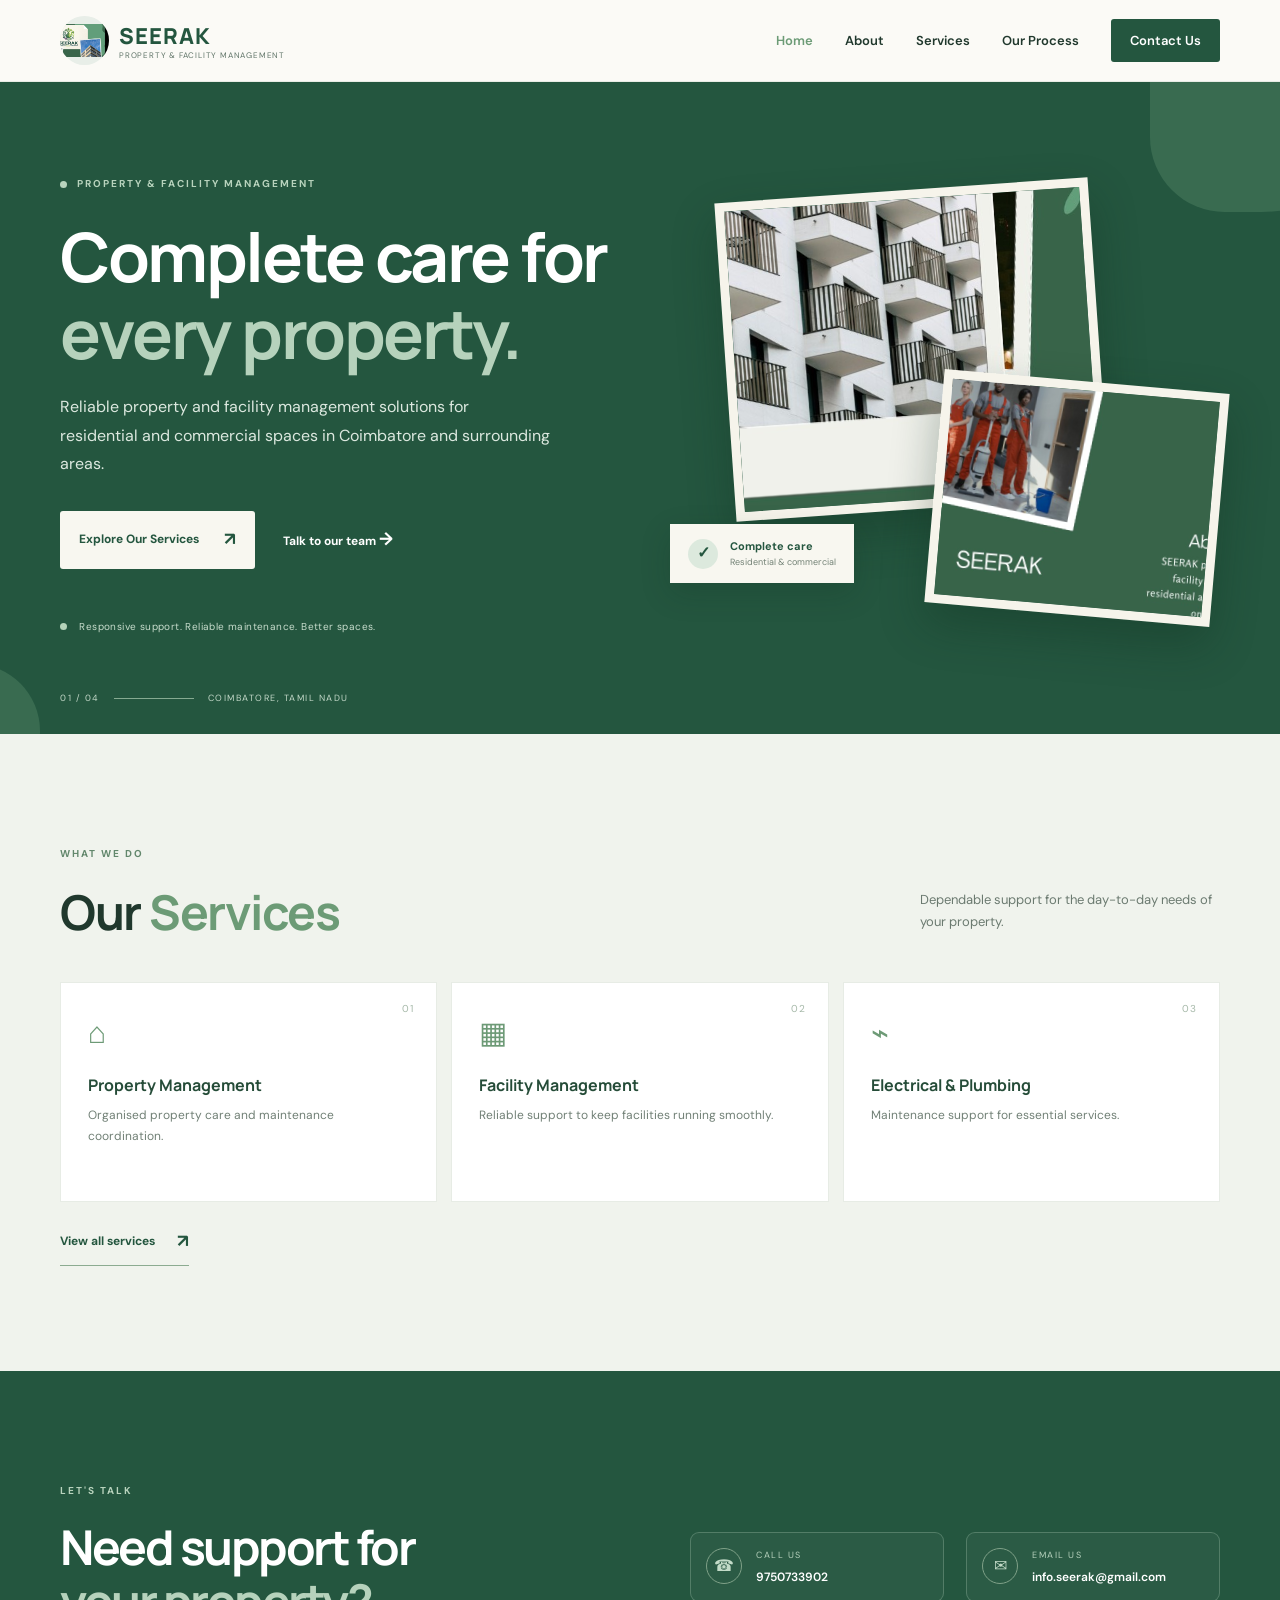
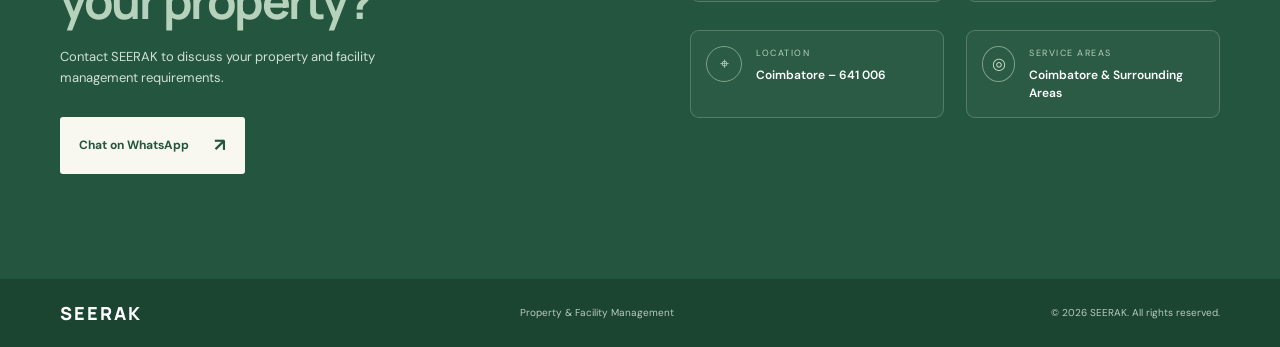
<file: index.html>
<!DOCTYPE html>
<html lang="en">
<head>
  <meta charset="UTF-8">
  <meta name="viewport" content="width=device-width, initial-scale=1.0">
  <meta name="description" content="Home | SEERAK Property & Facility Management, Coimbatore.">
  <meta name="theme-color" content="#24563f">
  <title>Home | SEERAK</title>
  <link rel="preconnect" href="https://fonts.googleapis.com">
  <link rel="preconnect" href="https://fonts.gstatic.com" crossorigin>
  <link href="https://fonts.googleapis.com/css2?family=DM+Sans:wght@400;500;600;700&family=Manrope:wght@400;500;600;700;800&display=swap" rel="stylesheet">
  <link rel="stylesheet" href="style.css">
</head>
<body>
<header class="site-header">
  <div class="container nav-wrap">
    <a class="brand" href="index.html" aria-label="SEERAK home">
      <img src="image 4.jpg" alt="SEERAK logo" class="brand-logo">
      <span><strong>SEERAK</strong><small>PROPERTY &amp; FACILITY MANAGEMENT</small></span>
    </a>
    <button class="menu-toggle" aria-label="Toggle navigation" aria-expanded="false">☰</button>
    <nav class="nav-links">
      <a href="index.html" data-page="home" class="active">Home</a>
      <a href="about.html" data-page="about">About</a>
      <a href="services.html" data-page="services">Services</a>
      <a href="process.html" data-page="process">Our Process</a>
      <a href="#contact" class="nav-cta">Contact Us</a>
    </nav>
  </div>
</header>
<main>
<section class="hero" id="home">
      <div class="hero-shape shape-one"></div><div class="hero-shape shape-two"></div>
      <div class="container hero-grid">
        <div class="hero-copy">
          <span class="eyebrow"><i></i> PROPERTY &amp; FACILITY MANAGEMENT</span>
          <h1>Complete care for<br><em>every property.</em></h1>
          <p>Reliable property and facility management solutions for residential and commercial spaces in Coimbatore and surrounding areas.</p>
          <div class="hero-actions">
            <a class="btn btn-light" href="services.html">Explore Our Services <span>↗</span></a>
            <a class="text-link" href="https://wa.me/919750733902" target="_blank" rel="noopener">Talk to our team <span>→</span></a>
          </div>
          <div class="hero-note"><span class="note-dot"></span> Responsive support. Reliable maintenance. Better spaces.</div>
        </div>
        <div class="hero-visual">
          <div class="photo-card photo-main"><img src="image 1.jpg" alt="Modern residential apartment building"></div>
          <div class="photo-card photo-small"><img src="image 2.jpg" alt="Professional housekeeping team"></div>
          <div class="floating-tag"><span class="tag-icon">✓</span><span><b>Complete care</b><small>Residential &amp; commercial</small></span></div>
        </div>
      </div>
      <div class="hero-bottom container"><span>01 / 04</span><span class="hero-line"></span><span>COIMBATORE, TAMIL NADU</span></div>
    </section>
<section class="home-preview section-pad">
  <div class="container">
    <div class="section-heading">
      <div><span class="eyebrow eyebrow-green">WHAT WE DO</span><h2>Our <em>Services</em></h2></div>
      <p>Dependable support for the day-to-day needs of your property.</p>
    </div>
    <div class="service-grid compact-grid">
      <article class="service-card"><div class="service-number">01</div><div class="service-icon">⌂</div><h3>Property Management</h3><p>Organised property care and maintenance coordination.</p></article>
      <article class="service-card"><div class="service-number">02</div><div class="service-icon">▦</div><h3>Facility Management</h3><p>Reliable support to keep facilities running smoothly.</p></article>
      <article class="service-card"><div class="service-number">03</div><div class="service-icon">⌁</div><h3>Electrical &amp; Plumbing</h3><p>Maintenance support for essential services.</p></article>
    </div>
    <a class="under-link" href="services.html">View all services <span>↗</span></a>
  </div>
</section>

<section class="contact section-pad" id="contact">
      <div class="container contact-grid">
        <div><span class="eyebrow">LET'S TALK</span><h2>Need support for<br><em>your property?</em></h2><p>Contact SEERAK to discuss your property and facility management requirements.</p>
          <a class="btn btn-light" href="https://wa.me/919750733902" target="_blank" rel="noopener">Chat on WhatsApp <span>↗</span></a>
        </div>
        <div class="contact-details">
          <div><span class="contact-symbol">☎</span><p><small>CALL US</small><a href="tel:+919750733902">9750733902</a></p></div>
          <div><span class="contact-symbol">✉</span><p><small>EMAIL US</small><a href="mailto:info.seerak@gmail.com">info.seerak@gmail.com</a></p></div>
          <div><span class="contact-symbol">⌖</span><p><small>LOCATION</small><b>Coimbatore – 641 006</b></p></div>
          <div><span class="contact-symbol">◎</span><p><small>SERVICE AREAS</small><b>Coimbatore &amp; Surrounding Areas</b></p></div>
        </div>
      </div>
    </section>
</main>
<footer><div class="container footer-wrap"><a class="footer-brand" href="#home">SEERAK</a><span>Property &amp; Facility Management</span><span>© <span id="year"></span> SEERAK. All rights reserved.</span></div></footer>
<script>
  const toggle = document.querySelector('.menu-toggle');
  const nav = document.querySelector('.nav-links');
  toggle.addEventListener('click', () => {
    const open = nav.classList.toggle('open');
    toggle.setAttribute('aria-expanded', String(open));
  });
  document.querySelectorAll('.nav-links a').forEach(link => link.addEventListener('click', () => {
    nav.classList.remove('open'); toggle.setAttribute('aria-expanded', 'false');
  }));
  document.getElementById('year').textContent = new Date().getFullYear();
</script>
</body>
</html>
</file>
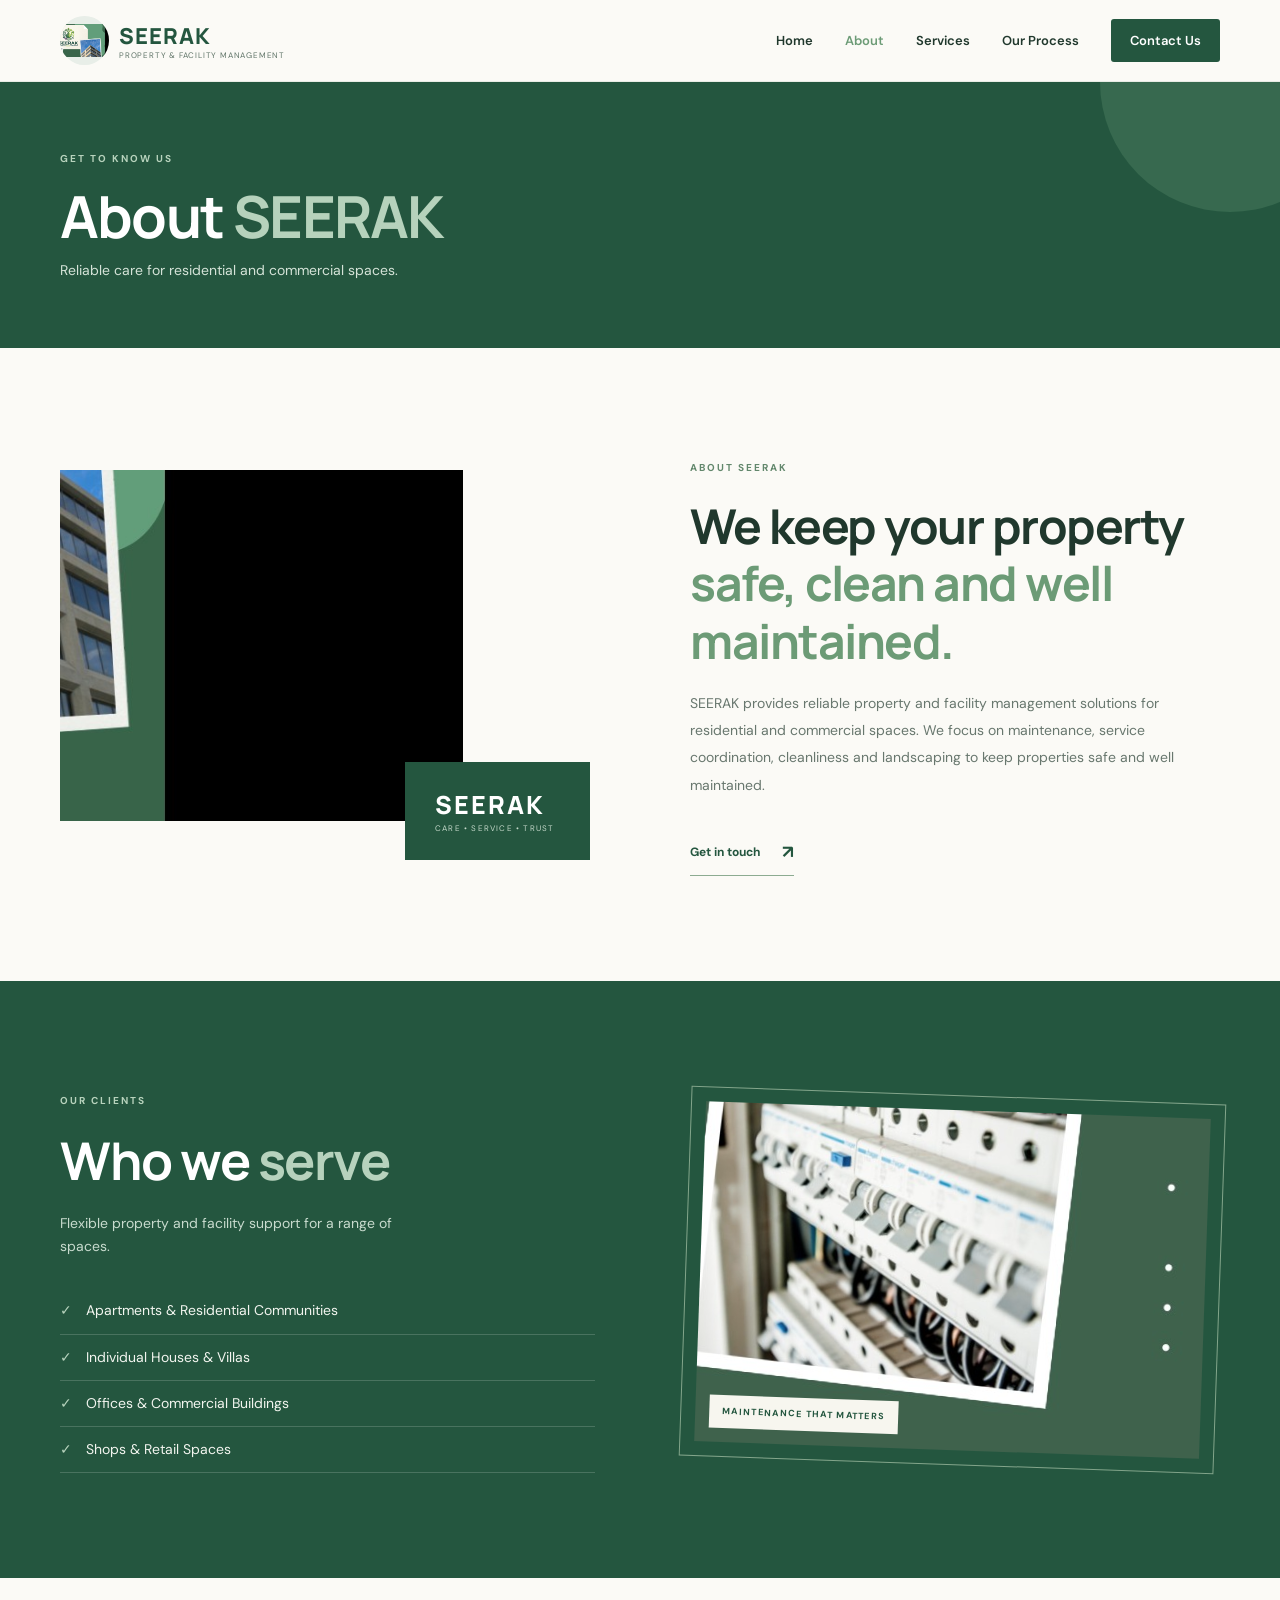
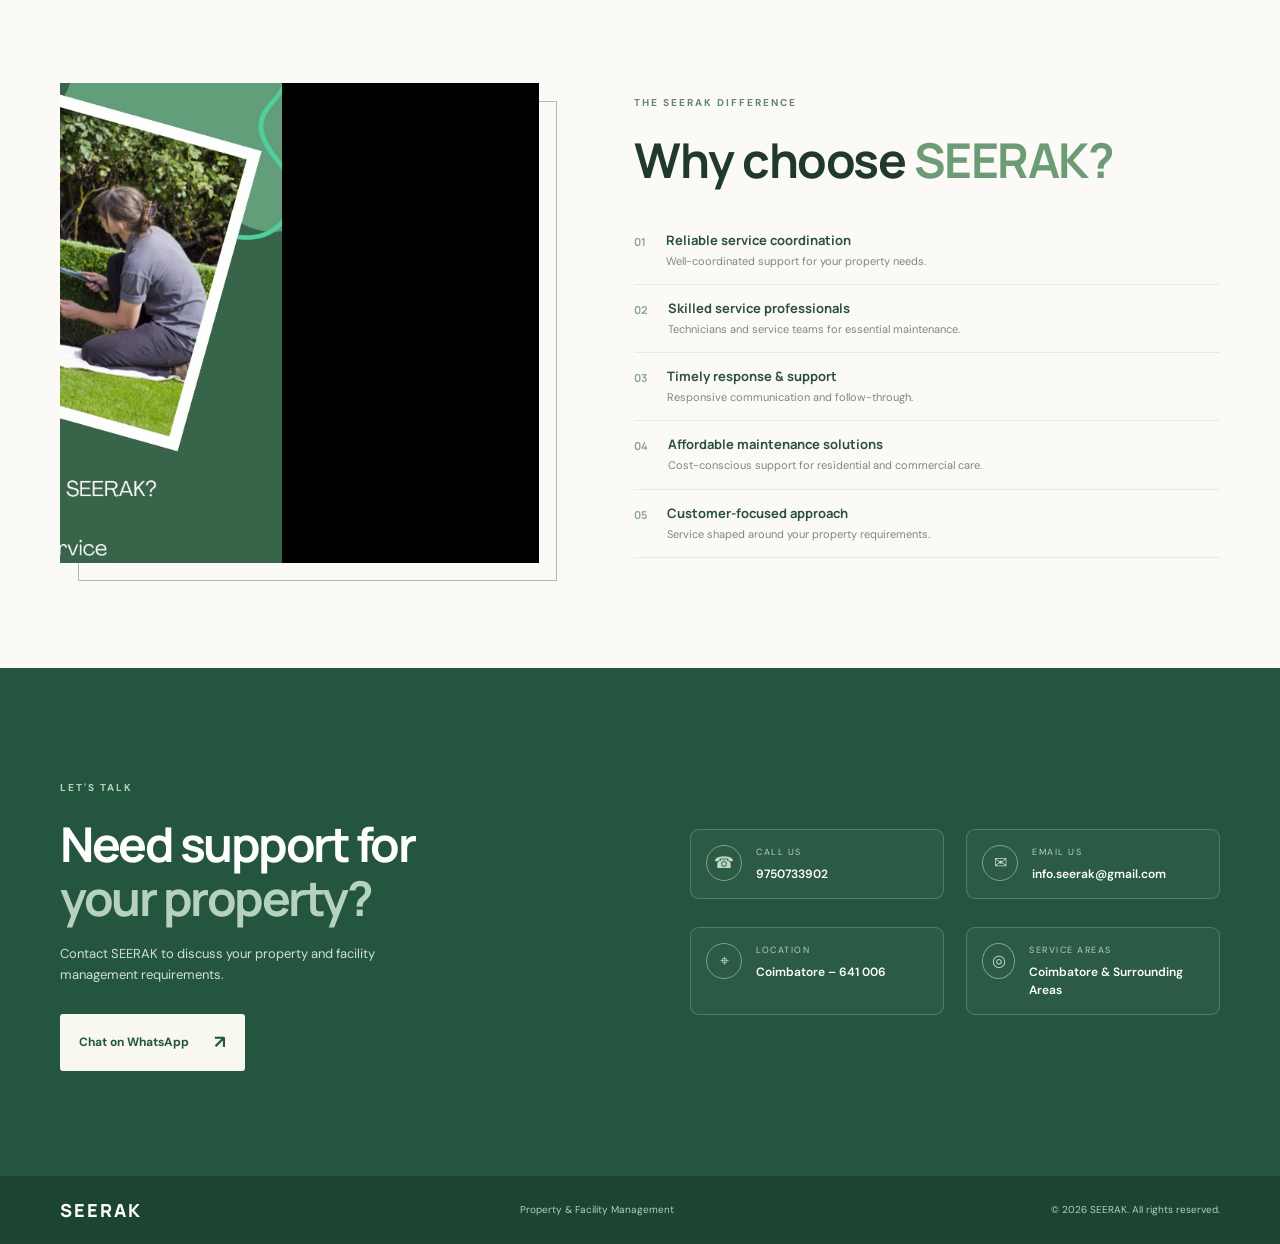
<file: about.html>
<!DOCTYPE html>
<html lang="en">
<head>
  <meta charset="UTF-8">
  <meta name="viewport" content="width=device-width, initial-scale=1.0">
  <meta name="description" content="About SEERAK | SEERAK Property & Facility Management, Coimbatore.">
  <meta name="theme-color" content="#24563f">
  <title>About SEERAK | SEERAK</title>
  <link rel="preconnect" href="https://fonts.googleapis.com">
  <link rel="preconnect" href="https://fonts.gstatic.com" crossorigin>
  <link href="https://fonts.googleapis.com/css2?family=DM+Sans:wght@400;500;600;700&family=Manrope:wght@400;500;600;700;800&display=swap" rel="stylesheet">
  <link rel="stylesheet" href="style.css">
</head>
<body>
<header class="site-header">
  <div class="container nav-wrap">
    <a class="brand" href="index.html" aria-label="SEERAK home">
      <img src="image 4.jpg" alt="SEERAK logo" class="brand-logo">
      <span><strong>SEERAK</strong><small>PROPERTY &amp; FACILITY MANAGEMENT</small></span>
    </a>
    <button class="menu-toggle" aria-label="Toggle navigation" aria-expanded="false">☰</button>
    <nav class="nav-links">
      <a href="index.html" data-page="home">Home</a>
      <a href="about.html" data-page="about" class="active">About</a>
      <a href="services.html" data-page="services">Services</a>
      <a href="process.html" data-page="process">Our Process</a>
      <a href="#contact" class="nav-cta">Contact Us</a>
    </nav>
  </div>
</header>
<main>
<section class="page-banner">
  <div class="container"><span class="eyebrow">GET TO KNOW US</span><h1>About <em>SEERAK</em></h1><p>Reliable care for residential and commercial spaces.</p></div>
</section>
<section class="intro section-pad" id="about">
      <div class="container intro-grid">
        <div class="intro-images">
          <div class="intro-photo"><img src="image 3.jpg" alt="Commercial building"></div>
          <div class="intro-stamp"><span>SEERAK</span><small>CARE • SERVICE • TRUST</small></div>
        </div>
        <div class="intro-copy">
          <span class="eyebrow eyebrow-green">ABOUT SEERAK</span>
          <h2>We keep your property <em>safe, clean and well maintained.</em></h2>
          <p>SEERAK provides reliable property and facility management solutions for residential and commercial spaces. We focus on maintenance, service coordination, cleanliness and landscaping to keep properties safe and well maintained.</p>
          <a class="under-link" href="#contact">Get in touch <span>↗</span></a>
        </div>
      </div>
    </section><section class="serve section-pad">
      <div class="container serve-grid">
        <div class="serve-copy">
          <span class="eyebrow">OUR CLIENTS</span><h2>Who we <em>serve</em></h2>
          <p>Flexible property and facility support for a range of spaces.</p>
          <ul class="check-list">
            <li>Apartments &amp; Residential Communities</li>
            <li>Individual Houses &amp; Villas</li>
            <li>Offices &amp; Commercial Buildings</li>
            <li>Shops &amp; Retail Spaces</li>
          </ul>
        </div>
        <div class="serve-image"><img src="image 5.jpg" alt="Electrical maintenance equipment"><span class="image-caption">MAINTENANCE THAT MATTERS</span></div>
      </div>
    </section><section class="why section-pad">
      <div class="container why-grid">
        <div class="why-photo"><img src="image 6.jpg" alt="Garden maintenance professional"></div>
        <div class="why-copy">
          <span class="eyebrow eyebrow-green">THE SEERAK DIFFERENCE</span><h2>Why choose <em>SEERAK?</em></h2>
          <div class="benefit-list">
            <div><span>01</span><p><b>Reliable service coordination</b><small>Well-coordinated support for your property needs.</small></p></div>
            <div><span>02</span><p><b>Skilled service professionals</b><small>Technicians and service teams for essential maintenance.</small></p></div>
            <div><span>03</span><p><b>Timely response &amp; support</b><small>Responsive communication and follow-through.</small></p></div>
            <div><span>04</span><p><b>Affordable maintenance solutions</b><small>Cost-conscious support for residential and commercial care.</small></p></div>
            <div><span>05</span><p><b>Customer-focused approach</b><small>Service shaped around your property requirements.</small></p></div>
          </div>
        </div>
      </div>
    </section>
<section class="contact section-pad" id="contact">
      <div class="container contact-grid">
        <div><span class="eyebrow">LET'S TALK</span><h2>Need support for<br><em>your property?</em></h2><p>Contact SEERAK to discuss your property and facility management requirements.</p>
          <a class="btn btn-light" href="https://wa.me/919750733902" target="_blank" rel="noopener">Chat on WhatsApp <span>↗</span></a>
        </div>
        <div class="contact-details">
          <div><span class="contact-symbol">☎</span><p><small>CALL US</small><a href="tel:+919750733902">9750733902</a></p></div>
          <div><span class="contact-symbol">✉</span><p><small>EMAIL US</small><a href="mailto:info.seerak@gmail.com">info.seerak@gmail.com</a></p></div>
          <div><span class="contact-symbol">⌖</span><p><small>LOCATION</small><b>Coimbatore – 641 006</b></p></div>
          <div><span class="contact-symbol">◎</span><p><small>SERVICE AREAS</small><b>Coimbatore &amp; Surrounding Areas</b></p></div>
        </div>
      </div>
    </section>
</main>
<footer><div class="container footer-wrap"><a class="footer-brand" href="#home">SEERAK</a><span>Property &amp; Facility Management</span><span>© <span id="year"></span> SEERAK. All rights reserved.</span></div></footer>
<script>
  const toggle = document.querySelector('.menu-toggle');
  const nav = document.querySelector('.nav-links');
  toggle.addEventListener('click', () => {
    const open = nav.classList.toggle('open');
    toggle.setAttribute('aria-expanded', String(open));
  });
  document.querySelectorAll('.nav-links a').forEach(link => link.addEventListener('click', () => {
    nav.classList.remove('open'); toggle.setAttribute('aria-expanded', 'false');
  }));
  document.getElementById('year').textContent = new Date().getFullYear();
</script>
</body>
</html>
</file>
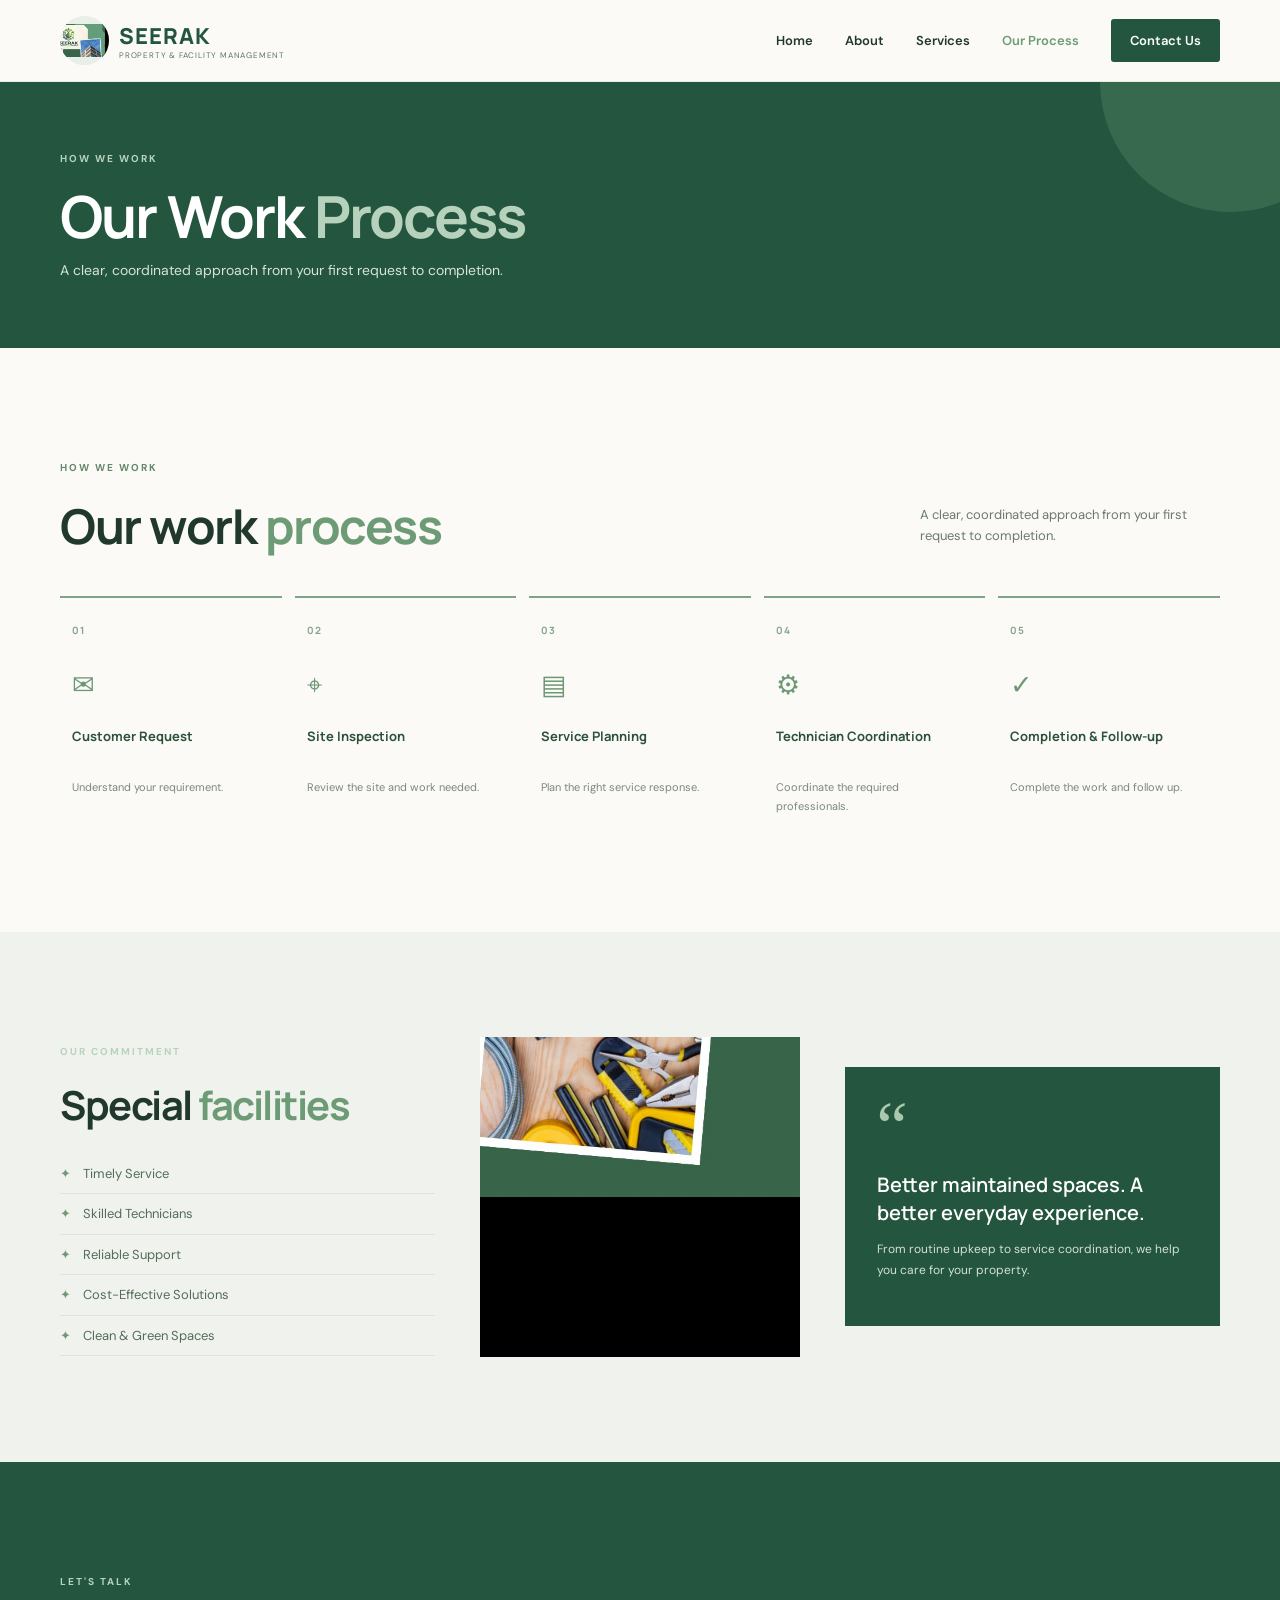
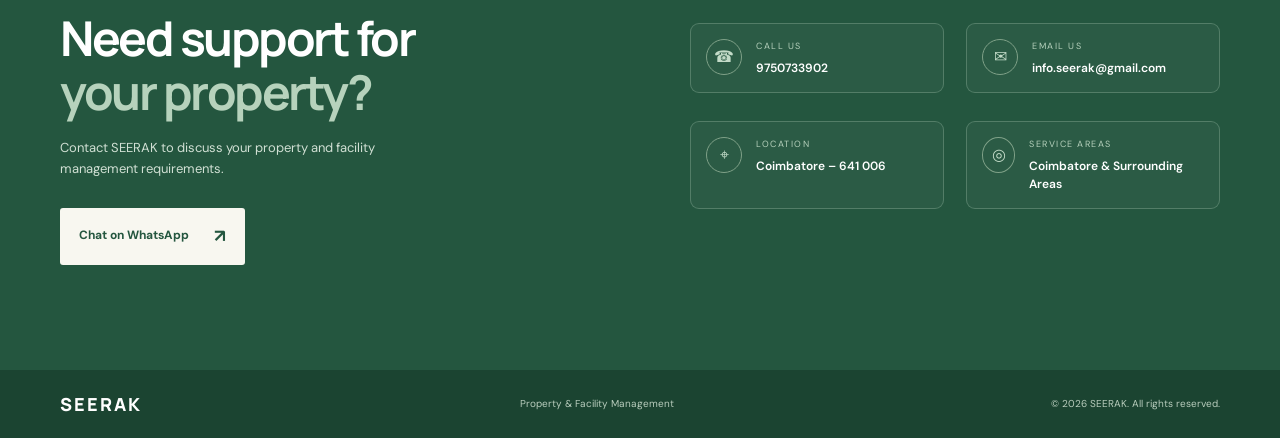
<file: process.html>
<!DOCTYPE html>
<html lang="en">
<head>
  <meta charset="UTF-8">
  <meta name="viewport" content="width=device-width, initial-scale=1.0">
  <meta name="description" content="Our Process | SEERAK Property & Facility Management, Coimbatore.">
  <meta name="theme-color" content="#24563f">
  <title>Our Process | SEERAK</title>
  <link rel="preconnect" href="https://fonts.googleapis.com">
  <link rel="preconnect" href="https://fonts.gstatic.com" crossorigin>
  <link href="https://fonts.googleapis.com/css2?family=DM+Sans:wght@400;500;600;700&family=Manrope:wght@400;500;600;700;800&display=swap" rel="stylesheet">
  <link rel="stylesheet" href="style.css">
</head>
<body>
<header class="site-header">
  <div class="container nav-wrap">
    <a class="brand" href="index.html" aria-label="SEERAK home">
      <img src="image 4.jpg" alt="SEERAK logo" class="brand-logo">
      <span><strong>SEERAK</strong><small>PROPERTY &amp; FACILITY MANAGEMENT</small></span>
    </a>
    <button class="menu-toggle" aria-label="Toggle navigation" aria-expanded="false">☰</button>
    <nav class="nav-links">
      <a href="index.html" data-page="home">Home</a>
      <a href="about.html" data-page="about">About</a>
      <a href="services.html" data-page="services">Services</a>
      <a href="process.html" data-page="process" class="active">Our Process</a>
      <a href="#contact" class="nav-cta">Contact Us</a>
    </nav>
  </div>
</header>
<main>
<section class="page-banner">
  <div class="container"><span class="eyebrow">HOW WE WORK</span><h1>Our Work <em>Process</em></h1><p>A clear, coordinated approach from your first request to completion.</p></div>
</section>
<section class="process section-pad" id="process">
      <div class="container">
        <div class="section-heading">
          <div><span class="eyebrow eyebrow-green">HOW WE WORK</span><h2>Our work <em>process</em></h2></div>
          <p>A clear, coordinated approach from your first request to completion.</p>
        </div>
        <div class="process-grid">
          <div class="process-step"><span>01</span><div class="step-icon">✉</div><h3>Customer Request</h3><p>Understand your requirement.</p></div>
          <div class="process-step"><span>02</span><div class="step-icon">⌖</div><h3>Site Inspection</h3><p>Review the site and work needed.</p></div>
          <div class="process-step"><span>03</span><div class="step-icon">▤</div><h3>Service Planning</h3><p>Plan the right service response.</p></div>
          <div class="process-step"><span>04</span><div class="step-icon">⚙</div><h3>Technician Coordination</h3><p>Coordinate the required professionals.</p></div>
          <div class="process-step"><span>05</span><div class="step-icon">✓</div><h3>Completion &amp; Follow-up</h3><p>Complete the work and follow up.</p></div>
        </div>
      </div>
    </section><section class="facilities section-pad">
      <div class="container facilities-grid">
        <div class="facilities-copy">
          <span class="eyebrow">OUR COMMITMENT</span><h2>Special <em>facilities</em></h2>
          <ul class="facility-list">
            <li>Timely Service</li><li>Skilled Technicians</li><li>Reliable Support</li>
            <li>Cost-Effective Solutions</li><li>Clean &amp; Green Spaces</li>
          </ul>
        </div>
        <div class="facilities-photo"><img src="image 7.jpg" alt="Plumbing tools and maintenance equipment"></div>
        <div class="facilities-note"><span class="big-quote">“</span><h3>Better maintained spaces. A better everyday experience.</h3><p>From routine upkeep to service coordination, we help you care for your property.</p></div>
      </div>
    </section>
<section class="contact section-pad" id="contact">
      <div class="container contact-grid">
        <div><span class="eyebrow">LET'S TALK</span><h2>Need support for<br><em>your property?</em></h2><p>Contact SEERAK to discuss your property and facility management requirements.</p>
          <a class="btn btn-light" href="https://wa.me/919750733902" target="_blank" rel="noopener">Chat on WhatsApp <span>↗</span></a>
        </div>
        <div class="contact-details">
          <div><span class="contact-symbol">☎</span><p><small>CALL US</small><a href="tel:+919750733902">9750733902</a></p></div>
          <div><span class="contact-symbol">✉</span><p><small>EMAIL US</small><a href="mailto:info.seerak@gmail.com">info.seerak@gmail.com</a></p></div>
          <div><span class="contact-symbol">⌖</span><p><small>LOCATION</small><b>Coimbatore – 641 006</b></p></div>
          <div><span class="contact-symbol">◎</span><p><small>SERVICE AREAS</small><b>Coimbatore &amp; Surrounding Areas</b></p></div>
        </div>
      </div>
    </section>
</main>
<footer><div class="container footer-wrap"><a class="footer-brand" href="#home">SEERAK</a><span>Property &amp; Facility Management</span><span>© <span id="year"></span> SEERAK. All rights reserved.</span></div></footer>
<script>
  const toggle = document.querySelector('.menu-toggle');
  const nav = document.querySelector('.nav-links');
  toggle.addEventListener('click', () => {
    const open = nav.classList.toggle('open');
    toggle.setAttribute('aria-expanded', String(open));
  });
  document.querySelectorAll('.nav-links a').forEach(link => link.addEventListener('click', () => {
    nav.classList.remove('open'); toggle.setAttribute('aria-expanded', 'false');
  }));
  document.getElementById('year').textContent = new Date().getFullYear();
</script>
</body>
</html>
</file>
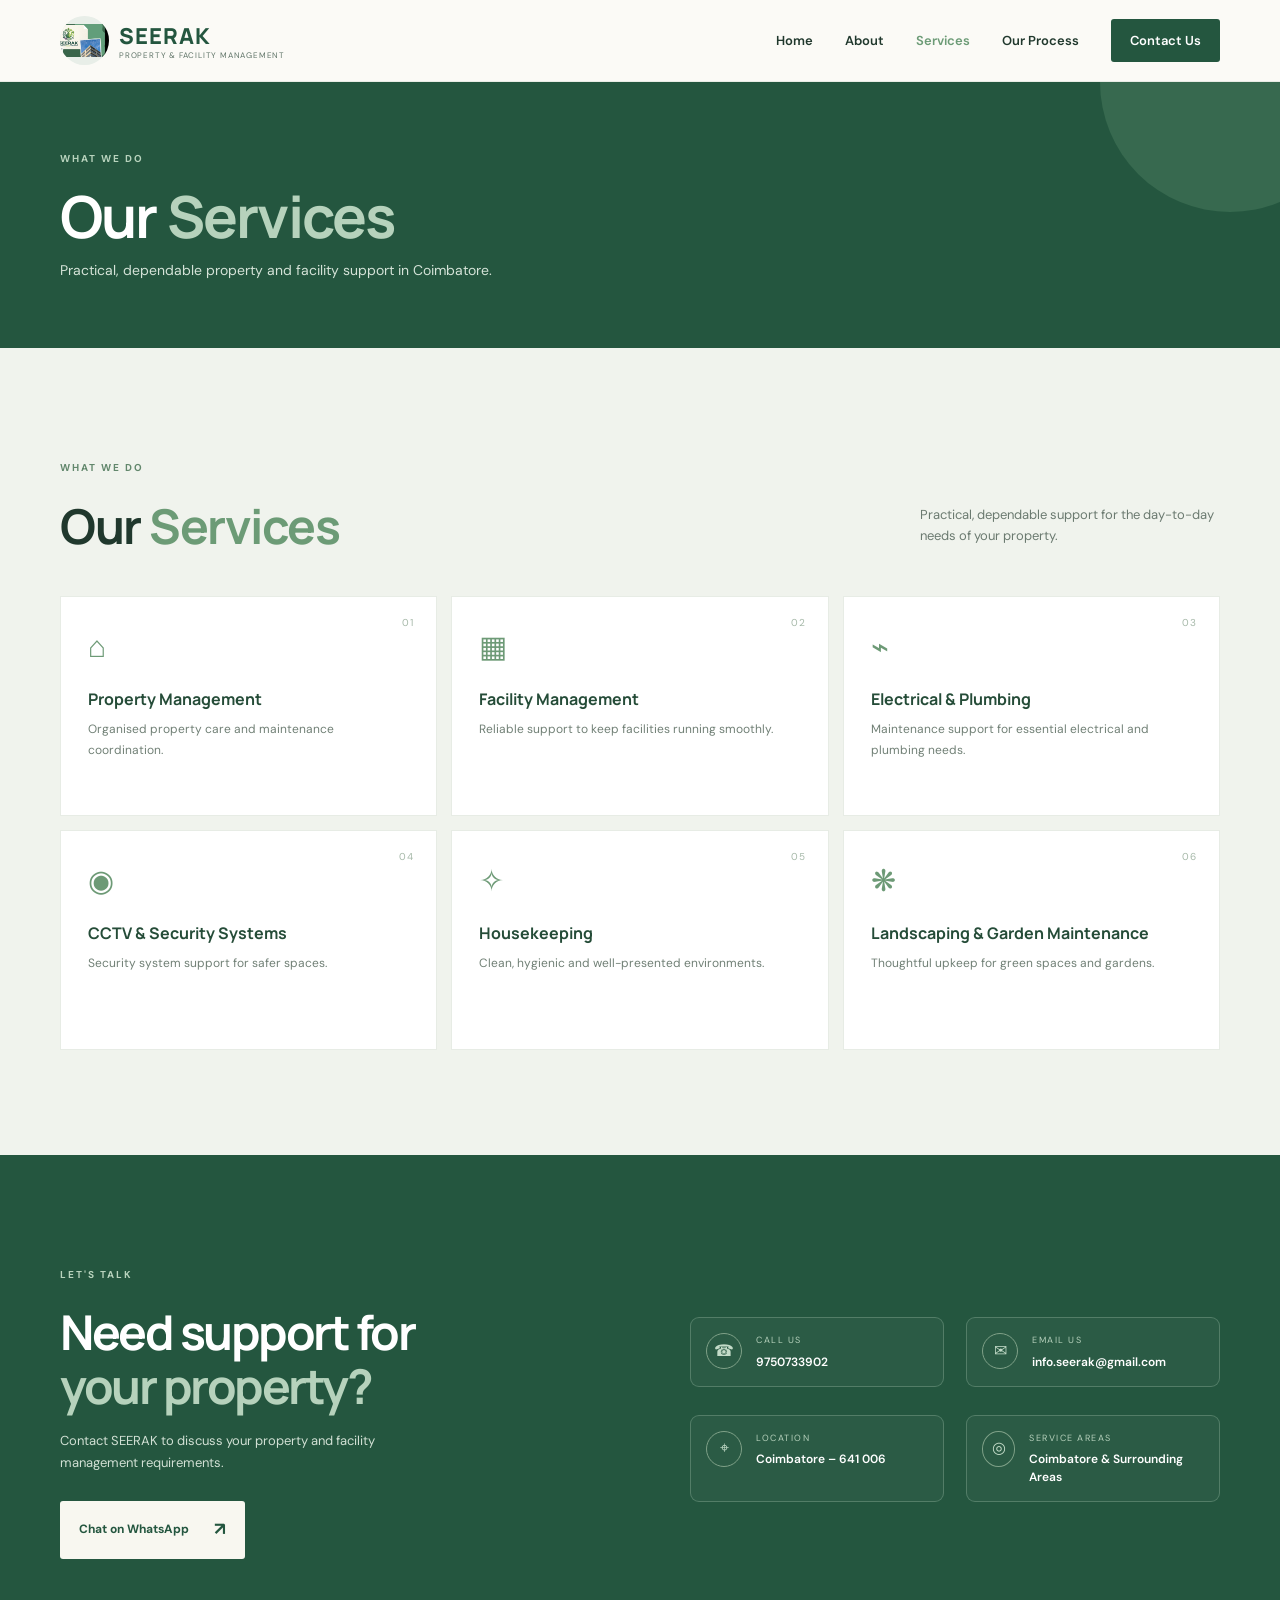
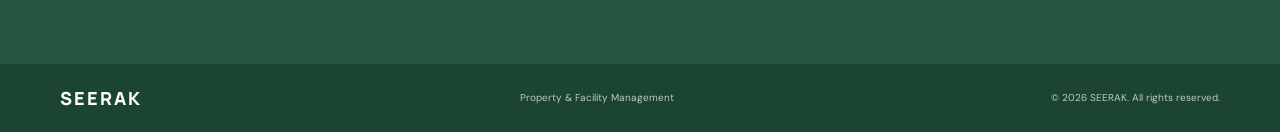
<file: services.html>
<!DOCTYPE html>
<html lang="en">
<head>
  <meta charset="UTF-8">
  <meta name="viewport" content="width=device-width, initial-scale=1.0">
  <meta name="description" content="Our Services | SEERAK Property & Facility Management, Coimbatore.">
  <meta name="theme-color" content="#24563f">
  <title>Our Services | SEERAK</title>
  <link rel="preconnect" href="https://fonts.googleapis.com">
  <link rel="preconnect" href="https://fonts.gstatic.com" crossorigin>
  <link href="https://fonts.googleapis.com/css2?family=DM+Sans:wght@400;500;600;700&family=Manrope:wght@400;500;600;700;800&display=swap" rel="stylesheet">
  <link rel="stylesheet" href="style.css">
</head>
<body>
<header class="site-header">
  <div class="container nav-wrap">
    <a class="brand" href="index.html" aria-label="SEERAK home">
      <img src="image 4.jpg" alt="SEERAK logo" class="brand-logo">
      <span><strong>SEERAK</strong><small>PROPERTY &amp; FACILITY MANAGEMENT</small></span>
    </a>
    <button class="menu-toggle" aria-label="Toggle navigation" aria-expanded="false">☰</button>
    <nav class="nav-links">
      <a href="index.html" data-page="home">Home</a>
      <a href="about.html" data-page="about">About</a>
      <a href="services.html" data-page="services" class="active">Services</a>
      <a href="process.html" data-page="process">Our Process</a>
      <a href="#contact" class="nav-cta">Contact Us</a>
    </nav>
  </div>
</header>
<main>
<section class="page-banner">
  <div class="container"><span class="eyebrow">WHAT WE DO</span><h1>Our <em>Services</em></h1><p>Practical, dependable property and facility support in Coimbatore.</p></div>
</section>
<section class="services section-pad" id="services">
      <div class="container">
        <div class="section-heading">
          <div><span class="eyebrow eyebrow-green">WHAT WE DO</span><h2>Our <em>Services</em></h2></div>
          <p>Practical, dependable support for the day-to-day needs of your property.</p>
        </div>
        <div class="service-grid">
          <article class="service-card"><div class="service-number">01</div><div class="service-icon">⌂</div><h3>Property Management</h3><p>Organised property care and maintenance coordination.</p></article>
          <article class="service-card"><div class="service-number">02</div><div class="service-icon">▦</div><h3>Facility Management</h3><p>Reliable support to keep facilities running smoothly.</p></article>
          <article class="service-card"><div class="service-number">03</div><div class="service-icon">⌁</div><h3>Electrical &amp; Plumbing</h3><p>Maintenance support for essential electrical and plumbing needs.</p></article>
          <article class="service-card"><div class="service-number">04</div><div class="service-icon">◉</div><h3>CCTV &amp; Security Systems</h3><p>Security system support for safer spaces.</p></article>
          <article class="service-card"><div class="service-number">05</div><div class="service-icon">✧</div><h3>Housekeeping</h3><p>Clean, hygienic and well-presented environments.</p></article>
          <article class="service-card"><div class="service-number">06</div><div class="service-icon">❋</div><h3>Landscaping &amp; Garden Maintenance</h3><p>Thoughtful upkeep for green spaces and gardens.</p></article>
        </div>
      </div>
    </section>
<section class="contact section-pad" id="contact">
      <div class="container contact-grid">
        <div><span class="eyebrow">LET'S TALK</span><h2>Need support for<br><em>your property?</em></h2><p>Contact SEERAK to discuss your property and facility management requirements.</p>
          <a class="btn btn-light" href="https://wa.me/919750733902" target="_blank" rel="noopener">Chat on WhatsApp <span>↗</span></a>
        </div>
        <div class="contact-details">
          <div><span class="contact-symbol">☎</span><p><small>CALL US</small><a href="tel:+919750733902">9750733902</a></p></div>
          <div><span class="contact-symbol">✉</span><p><small>EMAIL US</small><a href="mailto:info.seerak@gmail.com">info.seerak@gmail.com</a></p></div>
          <div><span class="contact-symbol">⌖</span><p><small>LOCATION</small><b>Coimbatore – 641 006</b></p></div>
          <div><span class="contact-symbol">◎</span><p><small>SERVICE AREAS</small><b>Coimbatore &amp; Surrounding Areas</b></p></div>
        </div>
      </div>
    </section>
</main>
<footer><div class="container footer-wrap"><a class="footer-brand" href="#home">SEERAK</a><span>Property &amp; Facility Management</span><span>© <span id="year"></span> SEERAK. All rights reserved.</span></div></footer>
<script>
  const toggle = document.querySelector('.menu-toggle');
  const nav = document.querySelector('.nav-links');
  toggle.addEventListener('click', () => {
    const open = nav.classList.toggle('open');
    toggle.setAttribute('aria-expanded', String(open));
  });
  document.querySelectorAll('.nav-links a').forEach(link => link.addEventListener('click', () => {
    nav.classList.remove('open'); toggle.setAttribute('aria-expanded', 'false');
  }));
  document.getElementById('year').textContent = new Date().getFullYear();
</script>
</body>
</html>
</file>
<file: style.css>
*{box-sizing:border-box}html{scroll-behavior:smooth}body{margin:0;font-family:"DM Sans",sans-serif;color:#20382d;background:#fbfaf6;line-height:1.65}img{display:block;width:100%;height:100%;object-fit:cover}a{color:inherit;text-decoration:none}.container{width:min(1160px,calc(100% - 48px));margin:auto}.site-header{height:82px;background:#fbfaf6;display:flex;align-items:center;position:sticky;top:0;z-index:20;border-bottom:1px solid #e8ece5}.nav-wrap{display:flex;align-items:center;justify-content:space-between}.brand{display:flex;align-items:center;gap:10px}.brand-logo{width:49px;height:49px;object-fit:contain;border-radius:50%}.brand span{display:flex;flex-direction:column;line-height:1.1}.brand strong{font:800 22px Manrope,sans-serif;letter-spacing:1px;color:#24563f}.brand small{font-size:8px;letter-spacing:.8px;color:#607468}.nav-links{display:flex;align-items:center;gap:32px;font-size:13px;font-weight:600}.nav-links a:hover{color:#7caa86}.nav-links .nav-cta{background:#24563f;color:white;padding:11px 19px;border-radius:3px}.menu-toggle{display:none;border:0;background:none;font-size:26px;color:#24563f}.hero{background:#24563f;color:#fff;position:relative;overflow:hidden;padding:88px 0 28px;min-height:620px}.hero-grid{display:grid;grid-template-columns:1fr 1fr;align-items:center;gap:60px;position:relative;z-index:1}.eyebrow{font-size:10px;letter-spacing:2px;font-weight:700;color:#b8d3bd;display:inline-flex;align-items:center;gap:10px}.eyebrow i{width:7px;height:7px;background:#b8d3bd;border-radius:50%}.hero h1,.contact h2{font:700 clamp(42px,5.5vw,68px)/1.12 Manrope,sans-serif;letter-spacing:-2.5px;margin:22px 0}.hero h1 em,.contact h2 em{font-style:normal;color:#b6d2bc}.hero-copy>p{max-width:490px;color:#dce8df;font-size:16px;line-height:1.8}.hero-actions{display:flex;align-items:center;gap:28px;margin-top:32px}.btn{display:inline-flex;align-items:center;gap:25px;padding:14px 19px;font-weight:700;font-size:12px;border-radius:3px}.btn-light{background:#f8f7f0;color:#24563f}.btn span,.text-link span,.under-link span{font-size:18px}.text-link{font-size:12px;font-weight:700;color:#fff}.hero-note{font-size:10px;color:#c8ddcd;margin-top:50px;letter-spacing:.4px}.note-dot{display:inline-block;width:7px;height:7px;background:#b4d2b9;border-radius:50%;margin-right:9px}.hero-visual{height:425px;position:relative}.photo-card{position:absolute;overflow:hidden;border:9px solid #f6f4eb;box-shadow:0 20px 45px #102d1e55}.photo-main{width:68%;height:75%;top:0;left:10%;transform:rotate(-4deg)}.photo-small{width:52%;height:55%;right:0;bottom:0;transform:rotate(5deg)}.floating-tag{position:absolute;left:0;bottom:32px;background:#f8f7f0;color:#24563f;padding:13px 18px;display:flex;gap:12px;align-items:center;box-shadow:0 10px 30px #102d1e33}.tag-icon{width:30px;height:30px;background:#dce9dd;border-radius:50%;display:grid;place-items:center;font-weight:bold}.floating-tag span:last-child{display:flex;flex-direction:column}.floating-tag b{font-size:11px}.floating-tag small{font-size:9px;color:#738276}.hero-bottom{display:flex;align-items:center;gap:14px;margin-top:56px;font-size:9px;letter-spacing:1.5px;color:#c3d8c8}.hero-line{width:80px;height:1px;background:#86aa91}.hero-shape{position:absolute;border-radius:48% 52% 65% 35%;background:#4e8062;opacity:.5}.shape-one{width:250px;height:250px;right:-120px;top:-120px}.shape-two{width:150px;height:150px;left:-110px;bottom:-80px}.section-pad{padding:105px 0}.intro-grid{display:grid;grid-template-columns:1fr 1fr;align-items:center;gap:100px}.intro-images{height:390px;position:relative}.intro-photo{width:76%;height:90%;overflow:hidden}.intro-stamp{position:absolute;right:0;bottom:0;background:#24563f;color:#fff;padding:25px 30px;display:flex;flex-direction:column;min-width:185px}.intro-stamp span{font:800 25px Manrope;letter-spacing:2px}.intro-stamp small{font-size:8px;letter-spacing:1.2px;color:#c5d9ca}.eyebrow-green{color:#62876c}.intro-copy h2,.section-heading h2,.serve h2,.why h2,.facilities h2{font:700 clamp(34px,4vw,48px)/1.2 Manrope,sans-serif;letter-spacing:-1.5px;margin:17px 0 20px}.intro-copy h2 em,.section-heading h2 em,.serve h2 em,.why h2 em,.facilities h2 em{font-style:normal;color:#6c9b76}.intro-copy p{color:#68776e;font-size:14px;line-height:1.95;max-width:500px}.under-link{display:inline-flex;gap:22px;align-items:center;color:#24563f;font-size:12px;font-weight:700;border-bottom:1px solid #8cab91;padding:8px 0;margin-top:17px}.services{background:#f0f3ed}.section-heading{display:flex;align-items:end;justify-content:space-between;gap:30px;margin-bottom:42px}.section-heading h2{margin-bottom:0}.section-heading>p{max-width:300px;color:#6b7a70;font-size:13px;margin:0 0 8px}.service-grid{display:grid;grid-template-columns:repeat(3,1fr);gap:14px}.service-card{background:#fff;padding:28px 27px 30px;min-height:220px;position:relative;border:1px solid #e7ece5;transition:transform .2s,box-shadow .2s}.service-card:hover{transform:translateY(-5px);box-shadow:0 15px 30px #1f503012}.service-number{position:absolute;right:22px;top:18px;color:#a5b8a8;font-size:10px;letter-spacing:1px}.service-icon{font:30px Manrope;color:#6d9a76;margin-bottom:22px}.service-card h3{font:700 16px Manrope;margin:0 0 9px;color:#254c38}.service-card p{font-size:12px;color:#718076;line-height:1.7;margin:0}.serve{background:#24563f;color:white;overflow:hidden}.serve-grid{display:grid;grid-template-columns:1fr 1fr;align-items:center;gap:90px}.serve h2{font-size:52px}.serve h2 em{color:#b7d2bd}.serve-copy>p{color:#c8dbce;font-size:14px;max-width:340px}.check-list,.facility-list{list-style:none;padding:0;margin:30px 0 0}.check-list li{padding:11px 0;border-bottom:1px solid #ffffff2b;color:#f2f5ef;font-size:14px}.check-list li:before{content:"✓";color:#b8d4be;margin-right:14px}.serve-image{height:370px;position:relative;padding:14px;border:1px solid #83a58b;transform:rotate(2deg)}.serve-image img{filter:saturate(.8)}.image-caption{position:absolute;bottom:28px;left:28px;background:#f7f6ef;color:#24563f;padding:9px 13px;font-size:9px;font-weight:700;letter-spacing:1.3px}.why-grid{display:grid;grid-template-columns:.9fr 1.1fr;gap:95px;align-items:center}.why-photo{height:480px;position:relative}.why-photo:after{content:"";position:absolute;left:18px;top:18px;right:-18px;bottom:-18px;border:1px solid #a8c2aa;z-index:-1}.why-copy h2{margin-bottom:28px}.benefit-list>div{display:flex;gap:20px;padding:14px 0;border-bottom:1px solid #e6ebe4}.benefit-list>div>span{font:700 11px Manrope;color:#8ba990;padding-top:3px}.benefit-list p{display:flex;flex-direction:column;margin:0}.benefit-list b{font:700 13px Manrope;color:#2b503b}.benefit-list small{font-size:11px;color:#7b897f;margin-top:3px}.facilities{background:#f0f3ed}.facilities-grid{display:grid;grid-template-columns:1fr .85fr 1fr;gap:45px;align-items:center}.facilities h2{font-size:40px}.facility-list{margin-top:25px}.facility-list li{font-size:13px;padding:9px 0;border-bottom:1px solid #dce5db;color:#536c5a}.facility-list li:before{content:"✦";color:#719879;margin-right:12px}.facilities-photo{height:320px}.facilities-note{background:#24563f;color:white;padding:32px}.big-quote{font:70px Georgia;color:#a9c9af;line-height:.8}.facilities-note h3{font:600 20px/1.4 Manrope;margin:12px 0}.facilities-note p{font-size:12px;color:#d2e1d5;line-height:1.8}.process-grid{display:grid;grid-template-columns:repeat(5,1fr);gap:13px}.process-step{border-top:2px solid #7da585;padding:18px 12px 0;position:relative}.process-step>span{font:700 10px Manrope;color:#83a58a;letter-spacing:1px}.step-icon{font-size:27px;color:#6d9875;margin:20px 0}.process-step h3{font:700 13px/1.4 Manrope;color:#2c513b;min-height:38px}.process-step p{font-size:11px;color:#7a897e;line-height:1.7}.contact{background:#24563f;color:#fff}.contact-grid{display:grid;grid-template-columns:1fr 1fr;gap:100px;align-items:center}.contact h2{font-size:48px;margin:18px 0}.contact>div>div:first-child>p{font-size:13px;color:#d1e0d4;max-width:380px;margin-bottom:28px}.contact-details{display:grid;grid-template-columns:1fr 1fr;gap:34px 25px}.contact-details>div{display:flex;gap:14px;align-items:flex-start}.contact-symbol{width:36px;height:36px;display:grid;place-items:center;border:1px solid #7fa188;border-radius:50%;color:#c3dbc8}.contact-details p{display:flex;flex-direction:column;margin:0;overflow-wrap:anywhere}.contact-details small{font-size:9px;letter-spacing:1.5px;color:#b5d0bb;margin-bottom:5px}.contact-details a,.contact-details b{font-size:12px;color:#fff;font-weight:600}footer{background:#1b4431;color:#b9cdbd;padding:22px 0}.footer-wrap{display:flex;align-items:center;justify-content:space-between;font-size:10px}.footer-brand{font:800 18px Manrope;color:white;letter-spacing:2px}
@media(max-width:800px){.container{width:min(100% - 36px,600px)}.site-header{height:70px}.menu-toggle{display:block}.nav-links{display:none;position:absolute;top:70px;left:0;right:0;background:#fbfaf6;padding:18px 24px 24px;flex-direction:column;align-items:stretch;gap:17px;border-bottom:1px solid #e5eae3}.nav-links.open{display:flex}.nav-links .nav-cta{text-align:center}.hero{padding:65px 0 25px}.hero-grid,.intro-grid,.serve-grid,.why-grid,.contact-grid{grid-template-columns:1fr;gap:45px}.hero h1{font-size:48px}.hero-visual{height:350px;max-width:530px;width:100%;margin:auto}.hero-bottom{margin-top:35px}.section-pad{padding:72px 0}.intro-images{height:320px;max-width:500px}.section-heading{display:block}.section-heading>p{margin-top:15px}.service-grid{grid-template-columns:repeat(2,1fr)}.serve-grid{gap:40px}.serve-image{height:320px}.why-grid{gap:55px}.why-photo{height:350px;max-width:500px}.facilities-grid{grid-template-columns:1fr 1fr;gap:25px}.facilities-note{grid-column:1/-1}.process-grid{grid-template-columns:repeat(2,1fr);row-gap:30px}.process-step:last-child{grid-column:1/-1}.contact-grid{gap:45px}.contact-details{gap:25px}.footer-wrap{flex-wrap:wrap;gap:12px}}
@media(max-width:480px){.container{width:calc(100% - 32px)}.brand-logo{width:42px;height:42px}.brand strong{font-size:19px}.hero h1{font-size:42px}.hero-copy>p{font-size:14px}.hero-actions{gap:17px;flex-wrap:wrap}.hero-visual{height:290px}.photo-card{border-width:6px}.floating-tag{bottom:15px;padding:9px 12px}.hero-note{margin-top:35px}.intro-images{height:265px}.intro-stamp{padding:17px 20px;min-width:150px}.intro-stamp span{font-size:20px}.intro-copy h2,.section-heading h2,.serve h2,.why h2{font-size:36px}.service-grid{grid-template-columns:1fr}.service-card{min-height:185px}.serve-image{height:260px}.why-photo{height:290px}.facilities-grid{grid-template-columns:1fr}.facilities-photo{height:260px}.facilities-note{grid-column:auto}.process-grid{grid-template-columns:1fr 1fr;gap:22px 10px}.process-step{padding-left:8px;padding-right:5px}.process-step h3{font-size:12px}.contact h2{font-size:40px}.contact-details{grid-template-columns:1fr;gap:20px}.footer-wrap{flex-direction:column;align-items:flex-start;gap:5px}}


/* PREMIUM MOBILE EXPERIENCE */
html { scroll-padding-top: 76px; }
section[id] { scroll-margin-top: 78px; }
button, a { -webkit-tap-highlight-color: transparent; }
img { background: #e8eee8; }

@media (max-width: 800px) {
  body { font-size: 15px; }
  .site-header {
    height: 68px;
    box-shadow: 0 4px 18px rgba(24, 55, 38, .06);
  }
  .nav-wrap { width: calc(100% - 32px); }
  .brand { gap: 8px; }
  .brand-logo { width: 42px; height: 42px; }
  .brand strong { font-size: 19px; letter-spacing: 1.2px; }
  .brand small { font-size: 7px; letter-spacing: .55px; }
  .menu-toggle {
    width: 44px; height: 44px; border-radius: 12px;
    background: #edf3ed; font-size: 23px;
  }
  .nav-links {
    top: 68px; padding: 15px 20px 22px;
    box-shadow: 0 16px 25px rgba(25, 57, 39, .12);
  }
  .nav-links a { padding: 8px 4px; font-size: 14px; }
  .nav-links .nav-cta { padding: 13px 18px; border-radius: 8px; }

  .hero { padding: 52px 0 24px; min-height: auto; }
  .hero-grid { gap: 28px; }
  .eyebrow { font-size: 9px; letter-spacing: 1.55px; }
  .hero h1 {
    font-size: clamp(39px, 10vw, 52px);
    line-height: 1.08; letter-spacing: -1.8px;
    margin: 17px 0 15px;
  }
  .hero-copy > p { font-size: 14px; line-height: 1.75; max-width: 100%; }
  .hero-actions { gap: 14px; margin-top: 23px; }
  .btn { min-height: 48px; padding: 13px 16px; border-radius: 7px; }
  .text-link { min-height: 44px; display: inline-flex; align-items: center; }
  .hero-note { margin-top: 25px; line-height: 1.6; }
  .hero-visual {
    height: clamp(270px, 75vw, 365px);
    max-width: 500px; margin: 0 auto; width: 100%;
  }
  .photo-main { width: 69%; height: 77%; left: 7%; }
  .photo-small { width: 51%; height: 53%; right: 2%; }
  .floating-tag { left: 0; bottom: 10px; border-radius: 9px; }
  .hero-bottom { margin-top: 25px; font-size: 8px; }

  .section-pad { padding: 62px 0; }
  .intro-grid, .serve-grid, .why-grid, .contact-grid { gap: 32px; }
  .intro-images { height: clamp(245px, 65vw, 330px); }
  .intro-photo { width: 82%; height: 88%; }
  .intro-stamp { border-radius: 8px; }
  .intro-copy h2, .section-heading h2, .serve h2,
  .why h2, .facilities h2 {
    font-size: clamp(31px, 8vw, 40px);
    line-height: 1.18; letter-spacing: -1px;
    margin: 13px 0 15px;
  }
  .intro-copy p { font-size: 13px; line-height: 1.85; }
  .under-link { min-height: 44px; }

  .section-heading { margin-bottom: 27px; }
  .section-heading > p { font-size: 12px; line-height: 1.7; }
  .service-grid { grid-template-columns: repeat(2, minmax(0, 1fr)); gap: 10px; }
  .service-card {
    min-height: 190px; padding: 20px 15px 18px;
    border-radius: 10px; box-shadow: 0 5px 18px rgba(30, 68, 46, .035);
  }
  .service-number { right: 13px; top: 12px; font-size: 9px; }
  .service-icon { font-size: 26px; margin-bottom: 14px; }
  .service-card h3 { font-size: 13px; line-height: 1.4; }
  .service-card p { font-size: 11px; line-height: 1.55; }

  .serve-image { height: clamp(240px, 65vw, 340px); border-radius: 8px; }
  .check-list { margin-top: 20px; }
  .check-list li { font-size: 13px; line-height: 1.5; padding: 12px 0; }
  .why-photo { height: clamp(270px, 72vw, 370px); border-radius: 8px; overflow: visible; }
  .why-photo img { border-radius: 8px; }
  .benefit-list > div { gap: 13px; padding: 13px 0; }
  .benefit-list b { font-size: 12px; }
  .benefit-list small { font-size: 11px; line-height: 1.5; }

  .facilities-grid { gap: 23px; }
  .facilities-photo { height: clamp(230px, 62vw, 320px); border-radius: 8px; overflow: hidden; }
  .facilities-note { border-radius: 10px; padding: 25px; }
  .facilities-note h3 { font-size: 18px; }
  .facility-list li { font-size: 12px; padding: 10px 0; }

  .process-grid { grid-template-columns: 1fr 1fr; gap: 22px 12px; }
  .process-step {
    min-height: 155px; padding: 15px 13px 12px;
    background: #f4f6f1; border: 1px solid #e7ece5;
    border-top: 2px solid #7da585; border-radius: 8px;
  }
  .step-icon { margin: 12px 0; font-size: 23px; }
  .process-step h3 { min-height: 0; font-size: 12px; }
  .process-step p { font-size: 10px; }

  .contact { padding: 58px 0; }
  .contact h2 { font-size: clamp(36px, 9vw, 46px); line-height: 1.12; }
  .contact-details { gap: 22px 14px; }
  .contact-details > div { gap: 10px; }
  .contact-symbol { flex: 0 0 34px; width: 34px; height: 34px; }
  .contact-details a, .contact-details b { font-size: 11px; }
  .footer-wrap { padding: 4px 0; }
}

@media (max-width: 480px) {
  .container { width: calc(100% - 34px); }
  .hero { padding-top: 43px; }
  .hero h1 { font-size: 41px; }
  .hero-actions { align-items: flex-start; flex-direction: column; gap: 8px; }
  .hero-actions .btn { width: 100%; justify-content: space-between; }
  .hero-actions .text-link { padding-left: 3px; }
  .hero-visual { height: 275px; }
  .hero-note { font-size: 9px; }
  .section-pad { padding: 55px 0; }
  .service-grid { gap: 9px; }
  .service-card { min-height: 188px; padding: 18px 12px 15px; }
  .service-card h3 { font-size: 12px; }
  .service-card p { font-size: 10.5px; }
  .process-step { min-height: 160px; }
  .contact-details { grid-template-columns: 1fr; }
  .footer-wrap { align-items: flex-start; }
}


/* MULTI-PAGE NAVIGATION */
.nav-links a.active:not(.nav-cta) { color: #6c9b76; }
.nav-links a { transition: color .2s ease; }
.page-banner {
  background: #24563f; color: #fff; padding: 62px 0 66px;
  position: relative; overflow: hidden;
}
.page-banner:after {
  content: ""; position: absolute; width: 260px; height: 260px;
  border-radius: 50%; right: -80px; top: -130px;
  background: #4e8062; opacity: .45;
}
.page-banner .container { position: relative; z-index: 1; }
.page-banner h1 {
  font: 700 clamp(38px, 5vw, 58px)/1.12 Manrope,sans-serif;
  letter-spacing: -1.8px; margin: 14px 0 10px;
}
.page-banner h1 em { color: #b6d2bc; font-style: normal; }
.page-banner p { color: #d5e3d8; font-size: 14px; margin: 0; max-width: 560px; }
.home-preview { background: #f0f3ed; }
.compact-grid { grid-template-columns: repeat(3,1fr); }
.contact-details {
  display: grid;
  grid-template-columns: repeat(2, minmax(0, 1fr));
  gap: 28px 22px;
}
.contact-details > div {
  min-width: 0; padding: 15px;
  border: 1px solid rgba(183, 210, 189, .28);
  border-radius: 9px; background: rgba(255,255,255,.035);
}
.contact-details p { min-width: 0; }
.contact-details a, .contact-details b { overflow-wrap: anywhere; line-height: 1.5; }
@media(max-width:800px) {
  .page-banner { padding: 48px 0 52px; }
  .page-banner h1 { font-size: clamp(36px, 9vw, 48px); }
  .compact-grid { grid-template-columns: repeat(2,minmax(0,1fr)); }
  .contact-details { grid-template-columns: repeat(2,minmax(0,1fr)); gap: 10px; }
  .contact-details > div { padding: 12px 10px; gap: 8px; flex-direction: column; }
  .contact-symbol { margin-bottom: 2px; }
  .contact-details small { font-size: 8px; }
  .contact-details a, .contact-details b { font-size: 10px; }
}
@media(max-width:480px) {
  .compact-grid { grid-template-columns: repeat(2,minmax(0,1fr)); }
  .contact-details { grid-template-columns: repeat(2,minmax(0,1fr)); }
  .contact-details > div { min-height: 116px; }
  .contact-details a, .contact-details b { font-size: 10px; }
}
</file>
